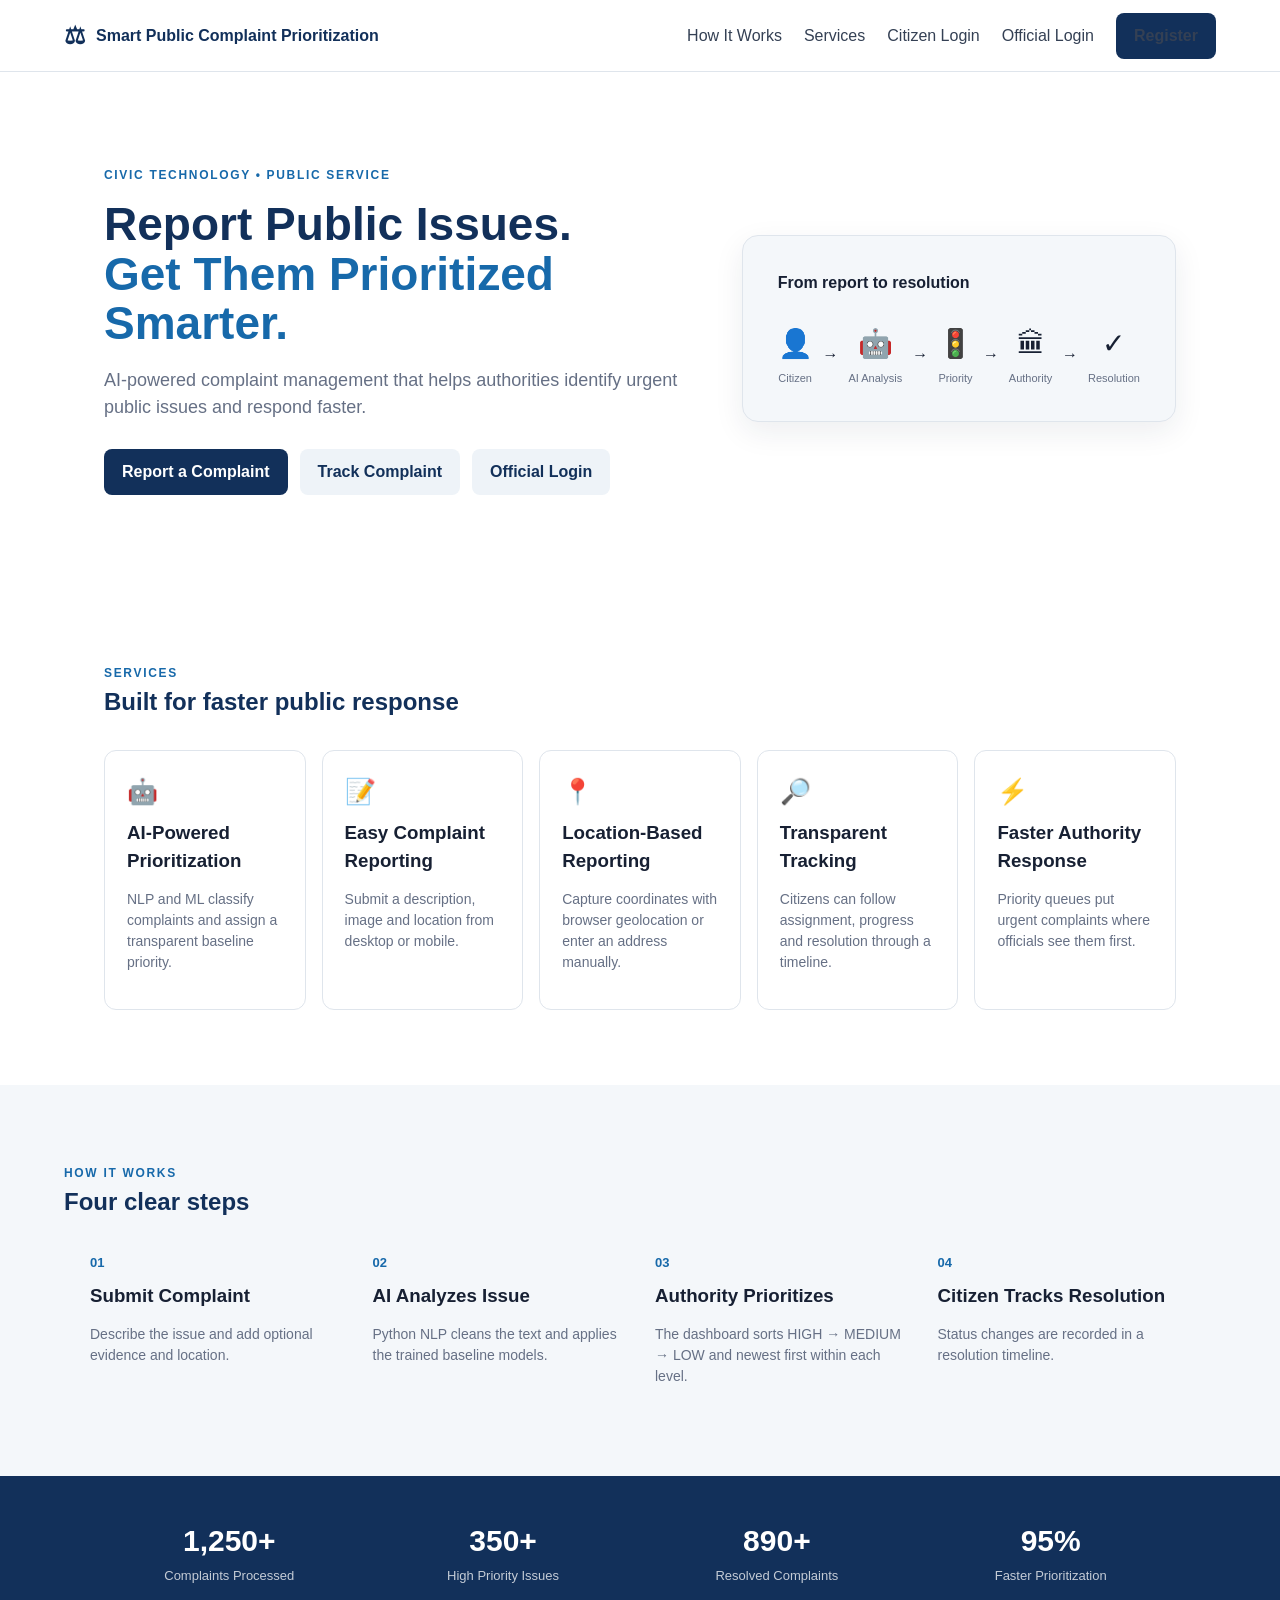
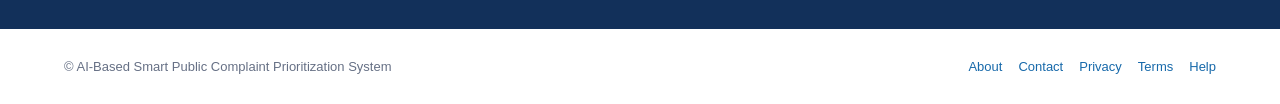
<file: templates/index.html>
<!doctype html>
<html lang="en">
<head>
  <meta charset="utf-8">
  <meta name="viewport" content="width=device-width, initial-scale=1">
  <title>Smart Public Complaint Prioritization</title>
  <link rel="stylesheet" href="/static/css/style.css">
</head>
<body>

<header class="site-header">
  <div class="brand">
    <span class="brand-mark">⚖</span>
    <span>Smart Public Complaint Prioritization</span>
  </div>

  <nav>
    <a href="#how">How It Works</a>
    <a href="#services">Services</a>
    <a href="/login">Citizen Login</a>
    <a href="/authority/login">Official Login</a>
    <a class="btn btn-primary" href="/register">Register</a>
  </nav>
</header>

<main>
  <!-- Hero Section -->
  <section class="hero">
    <div>
      <span class="eyebrow">CIVIC TECHNOLOGY • PUBLIC SERVICE</span>

      <h1>
        Report Public Issues.<br>
        <span>Get Them Prioritized Smarter.</span>
      </h1>

      <p>
        AI-powered complaint management that helps authorities
        identify urgent public issues and respond faster.
      </p>

      <div class="actions">
        <a class="btn btn-primary" href="/citizen/submit">
          Report a Complaint
        </a>

        <a class="btn btn-secondary" href="/login">
          Track Complaint
        </a>

        <a class="btn btn-secondary" href="/authority/login">
          Official Login
        </a>
      </div>
    </div>

    <div class="flow-card">
      <div class="flow-title">From report to resolution</div>

      <div class="flow">
        <div>👤<small>Citizen</small></div>
        <b>→</b>
        <div>🤖<small>AI Analysis</small></div>
        <b>→</b>
        <div>🚦<small>Priority</small></div>
        <b>→</b>
        <div>🏛<small>Authority</small></div>
        <b>→</b>
        <div>✓<small>Resolution</small></div>
      </div>
    </div>
  </section>

  <!-- Services Section -->
  <section id="services" class="section">
    <div class="section-head">
      <span class="eyebrow">SERVICES</span>
      <h2>Built for faster public response</h2>
    </div>

    <div class="grid cards">
      <article>
        <div class="icon">🤖</div>
        <h3>AI-Powered Prioritization</h3>
        <p>
          NLP and ML classify complaints and assign a transparent
          baseline priority.
        </p>
      </article>

      <article>
        <div class="icon">📝</div>
        <h3>Easy Complaint Reporting</h3>
        <p>
          Submit a description, image and location from desktop or mobile.
        </p>
      </article>

      <article>
        <div class="icon">📍</div>
        <h3>Location-Based Reporting</h3>
        <p>
          Capture coordinates with browser geolocation or enter an
          address manually.
        </p>
      </article>

      <article>
        <div class="icon">🔎</div>
        <h3>Transparent Tracking</h3>
        <p>
          Citizens can follow assignment, progress and resolution
          through a timeline.
        </p>
      </article>

      <article>
        <div class="icon">⚡</div>
        <h3>Faster Authority Response</h3>
        <p>
          Priority queues put urgent complaints where officials see
          them first.
        </p>
      </article>
    </div>
  </section>

  <!-- How It Works Section -->
  <section id="how" class="section soft">
    <div class="section-head">
      <span class="eyebrow">HOW IT WORKS</span>
      <h2>Four clear steps</h2>
    </div>

    <div class="steps">
      <div>
        <b>01</b>
        <h3>Submit Complaint</h3>
        <p>
          Describe the issue and add optional evidence and location.
        </p>
      </div>

      <div>
        <b>02</b>
        <h3>AI Analyzes Issue</h3>
        <p>
          Python NLP cleans the text and applies the trained
          baseline models.
        </p>
      </div>

      <div>
        <b>03</b>
        <h3>Authority Prioritizes</h3>
        <p>
          The dashboard sorts HIGH → MEDIUM → LOW and newest first
          within each level.
        </p>
      </div>

      <div>
        <b>04</b>
        <h3>Citizen Tracks Resolution</h3>
        <p>
          Status changes are recorded in a resolution timeline.
        </p>
      </div>
    </div>
  </section>

  <!-- Statistics Section -->
  <section class="stats">
    <div>
      <strong>1,250+</strong>
      <span>Complaints Processed</span>
    </div>

    <div>
      <strong>350+</strong>
      <span>High Priority Issues</span>
    </div>

    <div>
      <strong>890+</strong>
      <span>Resolved Complaints</span>
    </div>

    <div>
      <strong>95%</strong>
      <span>Faster Prioritization</span>
    </div>
  </section>
</main>

<!-- Footer -->
<footer>
  <div>© AI-Based Smart Public Complaint Prioritization System</div>

  <div>
    <a href="#">About</a>
    <a href="#">Contact</a>
    <a href="#">Privacy</a>
    <a href="#">Terms</a>
    <a href="#">Help</a>
  </div>
</footer>

</body>
</html>
</file>
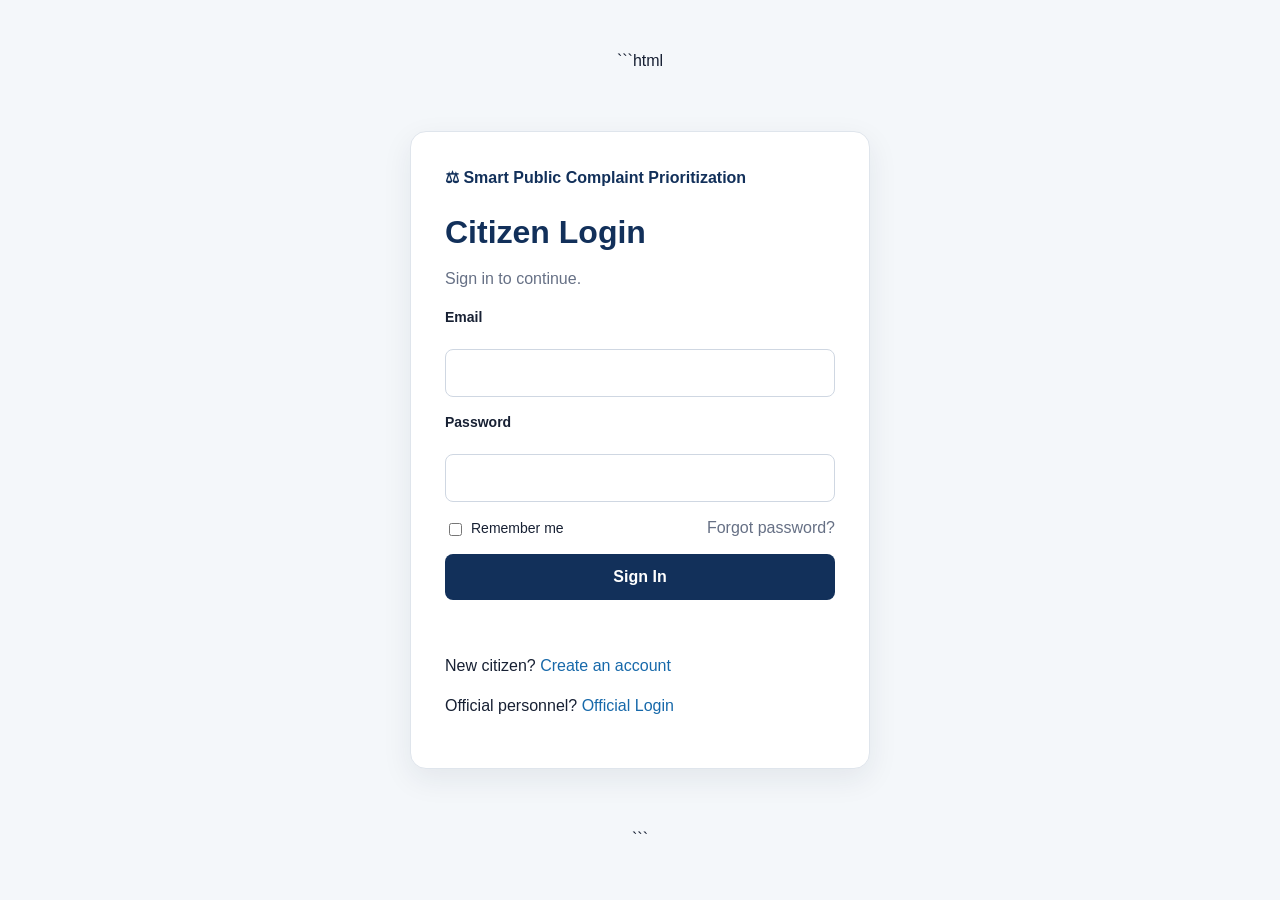
<file: templates/login.html>
```html
<!DOCTYPE html>
<html lang="en">
<head>
  <meta charset="UTF-8">
  <meta name="viewport" content="width=device-width, initial-scale=1.0">
  <title>Citizen Login | Smart Public Complaint System</title>
  <link rel="stylesheet" href="/static/css/style.css">
</head>
<body class="auth-page">

  <main class="auth-card">
    <a class="brand" href="/">
      ⚖ Smart Public Complaint Prioritization
    </a>

    <h1>Citizen Login</h1>
    <p class="muted">Sign in to continue.</p>

    <form id="loginForm">
      <label for="email">Email</label>
      <input
        id="email"
        name="email"
        type="email"
        autocomplete="username"
        required
      >

      <label for="password">Password</label>
      <input
        id="password"
        name="password"
        type="password"
        autocomplete="current-password"
        required
      >

      <div class="row-between">
        <label class="check">
          <input type="checkbox">
          Remember me
        </label>
        <span class="muted">Forgot password?</span>
      </div>

      <button class="btn btn-primary full" type="submit">
        Sign In
      </button>

      <p id="msg" class="message" role="status" aria-live="polite"></p>
    </form>

    <p>New citizen? <a href="/register">Create an account</a></p>

    <p>
      Official personnel?
      <a href="/authority/login">Official Login</a>
    </p>
  </main>

  <script src="/static/js/auth.js"></script>
</body>
</html>
```
</file>
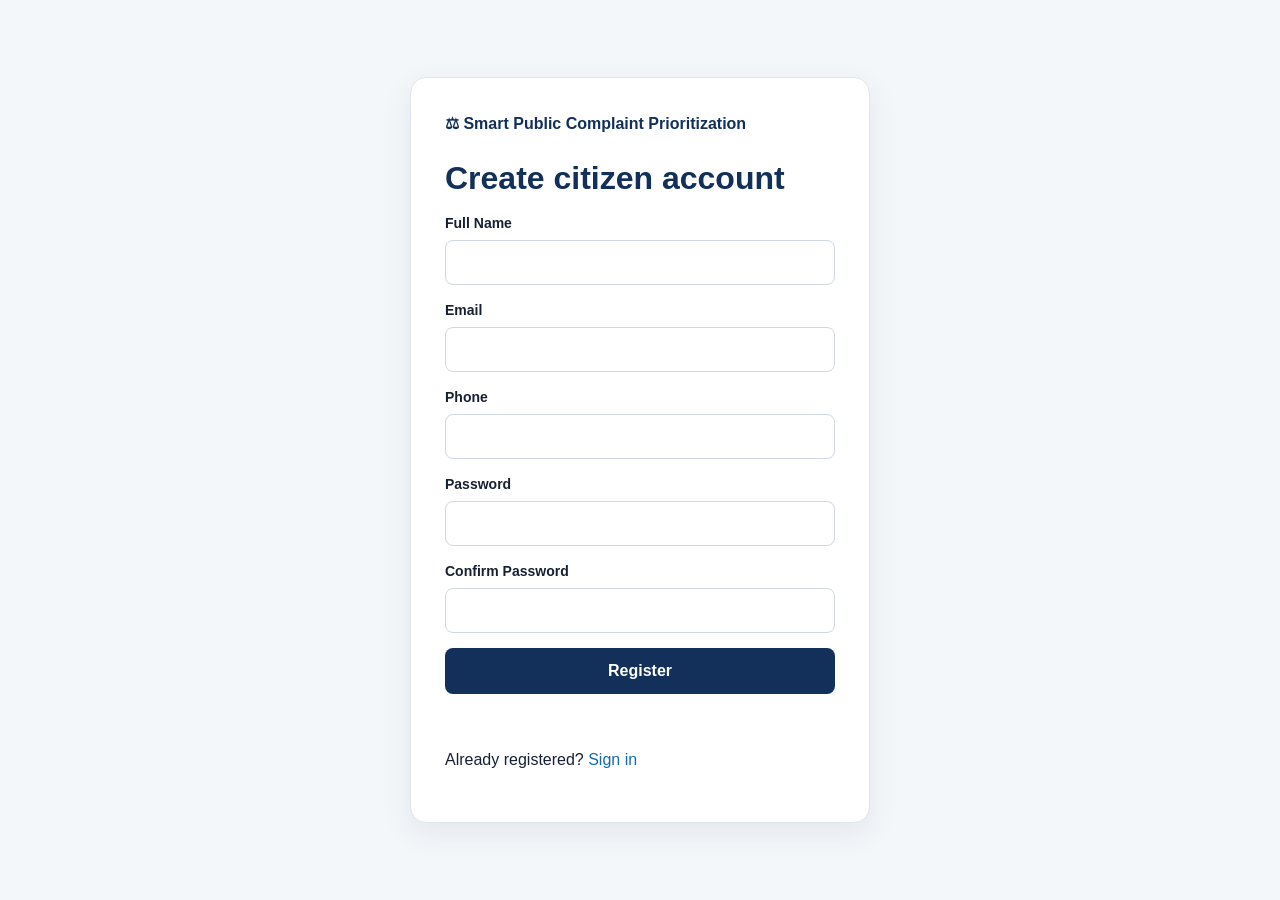
<file: templates/register.html>
<!doctype html><html><head><meta charset="utf-8"><meta name="viewport" content="width=device-width,initial-scale=1"><title>Register</title><link rel="stylesheet" href="/static/css/style.css"></head><body class="auth-page"><div class="auth-card"><a class="brand" href="/">⚖ Smart Public Complaint Prioritization</a><h1>Create citizen account</h1><form id="registerForm"><label>Full Name<input name="name" required></label><label>Email<input name="email" type="email" required></label><label>Phone<input name="phone" inputmode="tel"></label><label>Password<input name="password" type="password" minlength="8" required></label><label>Confirm Password<input name="confirm" type="password" minlength="8" required></label><button class="btn btn-primary full" type="submit">Register</button><p id="msg" class="message"></p></form><p>Already registered? <a href="/login">Sign in</a></p></div><script src="/static/js/auth.js"></script></body></html>
</file>
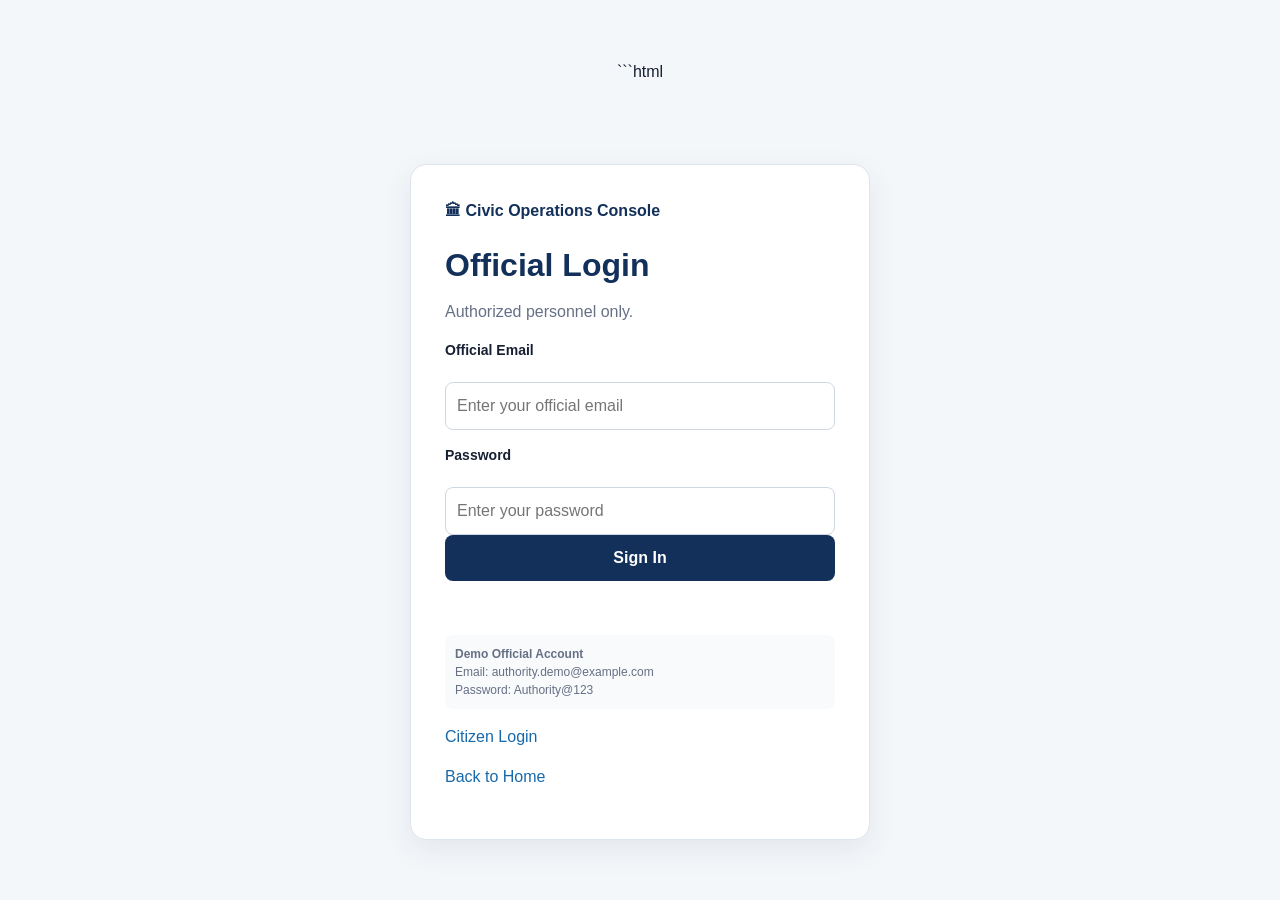
<file: templates/authority/login.html>
```html
<!DOCTYPE html>
<html lang="en">
<head>
  <meta charset="UTF-8">
  <meta name="viewport" content="width=device-width, initial-scale=1.0">
  <title>Official Login | Smart Public Complaint System</title>
  <link rel="stylesheet" href="/static/css/style.css">
</head>
<body class="auth-page">

  <main class="auth-card">
    <a class="brand" href="/">
      🏛 Civic Operations Console
    </a>

    <h1>Official Login</h1>
    <p class="muted">Authorized personnel only.</p>

    <form id="loginForm">
      <label for="email">Official Email</label>
      <input
        id="email"
        name="email"
        type="email"
        placeholder="Enter your official email"
        autocomplete="username"
        required
      >

      <label for="password">Password</label>
      <input
        id="password"
        name="password"
        type="password"
        placeholder="Enter your password"
        autocomplete="current-password"
        required
      >

      <button id="loginButton" class="btn btn-primary full" type="submit">
        Sign In
      </button>

      <p id="msg" class="message" role="status" aria-live="polite"></p>
    </form>

    <p class="demo">
      <strong>Demo Official Account</strong><br>
      Email: authority.demo@example.com<br>
      Password: Authority@123
    </p>

    <p><a href="/login">Citizen Login</a></p>
    <p><a href="/">Back to Home</a></p>
  </main>

  <script src="/static/js/auth.js"></script>
</body>
</html>
</file>
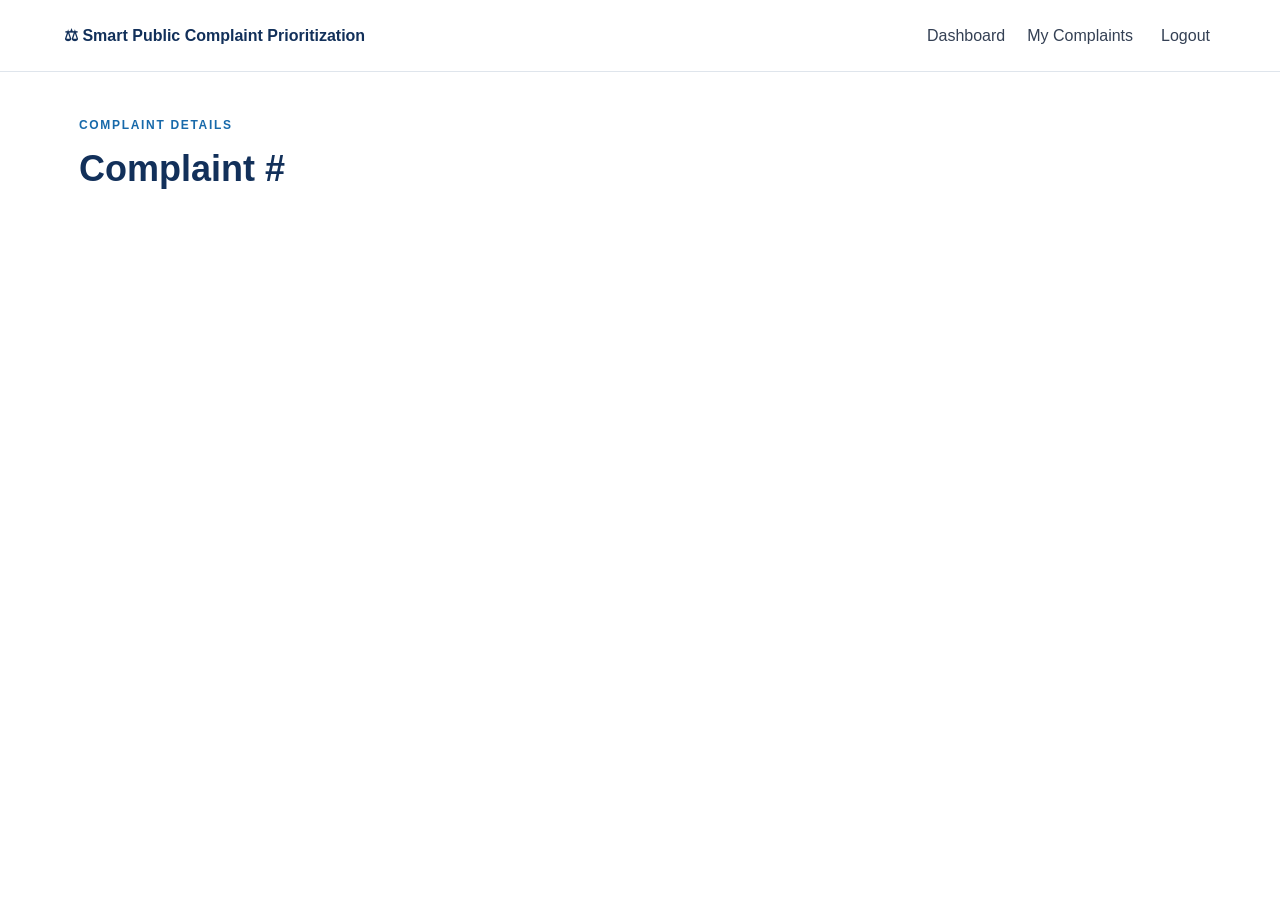
<file: templates/citizen/detail.html>
<!doctype html><html><head><meta charset="utf-8"><meta name="viewport" content="width=device-width,initial-scale=1"><title>Complaint Details</title><link rel="stylesheet" href="/static/css/style.css"></head><body><header class="app-header"><a class="brand" href="/citizen">⚖ Smart Public Complaint Prioritization</a><nav><a href="/citizen">Dashboard</a><a href="/citizen/complaints">My Complaints</a><button class="link-btn" onclick="logout()">Logout</button></nav></header><main class="app-main"><div class="page-head"><div><span class="eyebrow">COMPLAINT DETAILS</span><h1>Complaint #<span id="cid"></span></h1></div></div><div id="detail" class="detail-grid"></div></main><script src="/static/js/app.js"></script><script>requireAuth('CITIZEN'); loadDetail({{ complaint_id }});</script></body></html>
</file>
<file: static/css/style.css>
:root{--navy:#12305a;--blue:#1769aa;--green:#16805b;--red:#c62828;--amber:#b86b00;--ink:#172033;--muted:#667085;--line:#dfe5ec;--soft:#f4f7fa;--white:#fff;--shadow:0 10px 30px rgba(20,40,70,.08)}*{box-sizing:border-box}body{margin:0;font-family:Inter,Segoe UI,Arial,sans-serif;color:var(--ink);background:#fff;line-height:1.5}a{color:var(--blue);text-decoration:none}button,input,textarea,select{font:inherit}button{cursor:pointer}.site-header,.app-header{height:72px;padding:0 5%;display:flex;align-items:center;justify-content:space-between;border-bottom:1px solid var(--line);background:#fff;position:sticky;top:0;z-index:10}.brand{font-weight:800;color:var(--navy);display:flex;align-items:center;gap:10px}.brand-mark{font-size:24px}.site-header nav,.app-header nav{display:flex;align-items:center;gap:22px}.site-header nav a,.app-header nav a{color:#344054}.hero{max-width:1200px;margin:auto;padding:90px 5%;display:grid;grid-template-columns:1.15fr .85fr;gap:50px;align-items:center}.eyebrow{font-size:12px;font-weight:800;letter-spacing:.14em;color:var(--blue)}h1{font-size:46px;line-height:1.08;margin:14px 0 18px;color:var(--navy)}h1 span{color:var(--blue)}h2{margin:0 0 12px;color:var(--navy)}h3{margin:8px 0}.hero p{font-size:18px;color:var(--muted);max-width:650px}.actions{display:flex;gap:12px;margin-top:28px}.btn{display:inline-flex;justify-content:center;align-items:center;border:0;border-radius:8px;padding:11px 18px;font-weight:700;min-height:44px}.btn-primary{background:var(--navy);color:white}.btn-primary:hover{background:#0c2343}.btn-secondary{background:#eef3f8;color:var(--navy)}.full{width:100%}.flow-card{border:1px solid var(--line);border-radius:16px;padding:35px;background:var(--soft);box-shadow:var(--shadow)}.flow-title{font-weight:800;margin-bottom:28px}.flow{display:flex;align-items:center;justify-content:space-between;gap:8px}.flow div{text-align:center;font-size:28px}.flow small{display:block;font-size:11px;color:var(--muted);margin-top:5px}.section{padding:75px 5%;max-width:1200px;margin:auto}.soft{max-width:none;background:var(--soft)}.section-head{margin-bottom:30px}.grid.cards{display:grid;grid-template-columns:repeat(5,1fr);gap:16px}.cards article{padding:22px;border:1px solid var(--line);border-radius:12px;background:#fff}.cards p,.steps p{color:var(--muted);font-size:14px}.icon{font-size:25px}.steps{max-width:1100px;margin:auto;display:grid;grid-template-columns:repeat(4,1fr);gap:30px}.steps b{font-size:13px;color:var(--blue)}.stats{background:var(--navy);color:#fff;display:grid;grid-template-columns:repeat(4,1fr);padding:42px 8%;gap:20px;text-align:center}.stats strong{display:block;font-size:30px}.stats span{opacity:.75;font-size:13px}footer{padding:28px 5%;display:flex;justify-content:space-between;color:var(--muted);font-size:13px}footer div:last-child{display:flex;gap:16px}.auth-page{min-height:100vh;background:var(--soft);display:grid;place-items:center;padding:20px}.auth-card{background:#fff;border:1px solid var(--line);box-shadow:var(--shadow);border-radius:16px;width:min(460px,100%);padding:34px}.auth-card h1{font-size:32px}.auth-card label{display:block;font-weight:700;font-size:14px;margin:15px 0}.auth-card input,.form-panel input,.form-panel textarea,.filters input,.filters select,.form-panel select{width:100%;border:1px solid #cfd7e2;border-radius:8px;padding:11px;margin-top:6px;background:#fff}.auth-card .brand{margin-bottom:25px}.muted{color:var(--muted)}.row-between{display:flex!important;justify-content:space-between;align-items:center}.check{display:flex!important;gap:6px;align-items:center;font-weight:400!important}.check input{width:auto}.message{min-height:22px}.demo{font-size:12px;background:#f8fafc;padding:10px;border-radius:8px;color:var(--muted)}.app-main{max-width:1250px;margin:auto;padding:40px 5%}.app-main.narrow{max-width:950px}.page-head{display:flex;justify-content:space-between;gap:20px;align-items:end;margin-bottom:28px}.page-head h1{font-size:36px}.stats-grid{display:grid;grid-template-columns:repeat(7,1fr);gap:12px;margin-bottom:28px}.stat{background:#fff;border:1px solid var(--line);border-radius:12px;padding:18px;box-shadow:var(--shadow)}.stat b{display:block;font-size:28px;color:var(--navy)}.stat span{font-size:12px;color:var(--muted)}.panel{background:#fff;border:1px solid var(--line);border-radius:14px;padding:22px;box-shadow:0 5px 18px rgba(20,40,70,.04);margin-bottom:20px}.panel-head{display:flex;justify-content:space-between;align-items:center;margin-bottom:16px}.complaint-item{border:1px solid var(--line);border-radius:10px;padding:16px;margin:10px 0;display:flex;justify-content:space-between;gap:15px;align-items:center}.complaint-item h3{font-size:15px}.badges{display:flex;gap:7px;flex-wrap:wrap}.badge{font-size:11px;font-weight:800;padding:4px 8px;border-radius:999px;display:inline-block}.high{background:#fde8e8;color:#b42318}.medium{background:#fff3d6;color:#8a5200}.low{background:#e6f7ef;color:#086b4b}.status{background:#eef3f8;color:#475467}.form-panel h2{font-size:18px;margin-top:25px}.form-panel h2:first-child{margin-top:0}.form-panel textarea{min-height:150px;resize:vertical}.dropzone{border:1.5px dashed #aeb9c8;padding:30px;text-align:center;border-radius:12px;display:flex;flex-direction:column;gap:5px;color:var(--muted)}.dropzone input{display:none}.dropzone strong{color:var(--navy)}#preview img{max-width:260px;border-radius:10px;margin-top:10px}.location-grid{display:grid;grid-template-columns:1fr 1fr;gap:20px}.location-box{background:var(--soft);border-radius:12px;padding:20px;display:flex;flex-direction:column;justify-content:center}.form-actions{text-align:right;margin-top:25px}.filters{display:grid;grid-template-columns:2fr repeat(4,1fr);gap:10px;margin-bottom:20px}.table-wrap{overflow:auto}.table{width:100%;border-collapse:collapse}.table th,.table td{padding:12px;border-bottom:1px solid var(--line);text-align:left;font-size:13px;vertical-align:top}.table th{color:var(--muted);font-size:11px;text-transform:uppercase}.detail-grid{display:grid;grid-template-columns:1.4fr .8fr;gap:20px}.detail-card{background:#fff;border:1px solid var(--line);border-radius:14px;padding:22px}.kv{display:grid;grid-template-columns:160px 1fr;gap:10px;border-bottom:1px solid var(--line);padding:10px 0}.timeline{border-left:2px solid #d9e1ea;padding-left:20px}.timeline-item{position:relative;margin:0 0 22px}.timeline-item:before{content:'';width:10px;height:10px;background:var(--blue);border-radius:50%;position:absolute;left:-26px;top:6px}.timeline-item small{color:var(--muted)}.chart-grid{display:grid;grid-template-columns:1fr 1fr;gap:20px}.chart-grid canvas{max-height:330px}.link-btn{border:0;background:none;color:#344054}.active{font-weight:800!important;color:var(--navy)!important}.toast{position:fixed;right:20px;bottom:20px;background:var(--navy);color:#fff;padding:12px 16px;border-radius:8px;box-shadow:var(--shadow);z-index:100}.empty{text-align:center;color:var(--muted);padding:30px}@media(max-width:900px){.hero{grid-template-columns:1fr}.grid.cards{grid-template-columns:repeat(2,1fr)}.steps{grid-template-columns:repeat(2,1fr)}.stats{grid-template-columns:repeat(2,1fr)}.stats-grid{grid-template-columns:repeat(3,1fr)}.detail-grid,.chart-grid,.location-grid{grid-template-columns:1fr}.filters{grid-template-columns:1fr 1fr}.site-header,.app-header{height:auto;padding:15px 5%;gap:15px;flex-wrap:wrap}.site-header nav,.app-header nav{gap:10px;flex-wrap:wrap}}@media(max-width:600px){h1{font-size:34px}.hero{padding-top:50px}.grid.cards,.steps{grid-template-columns:1fr}.stats-grid{grid-template-columns:repeat(2,1fr)}.filters{grid-template-columns:1fr}.page-head{align-items:start;flex-direction:column}.flow{flex-wrap:wrap}.flow b{display:none}.complaint-item{align-items:flex-start;flex-direction:column}.kv{grid-template-columns:1fr}footer{flex-direction:column;gap:15px}}
</file>
